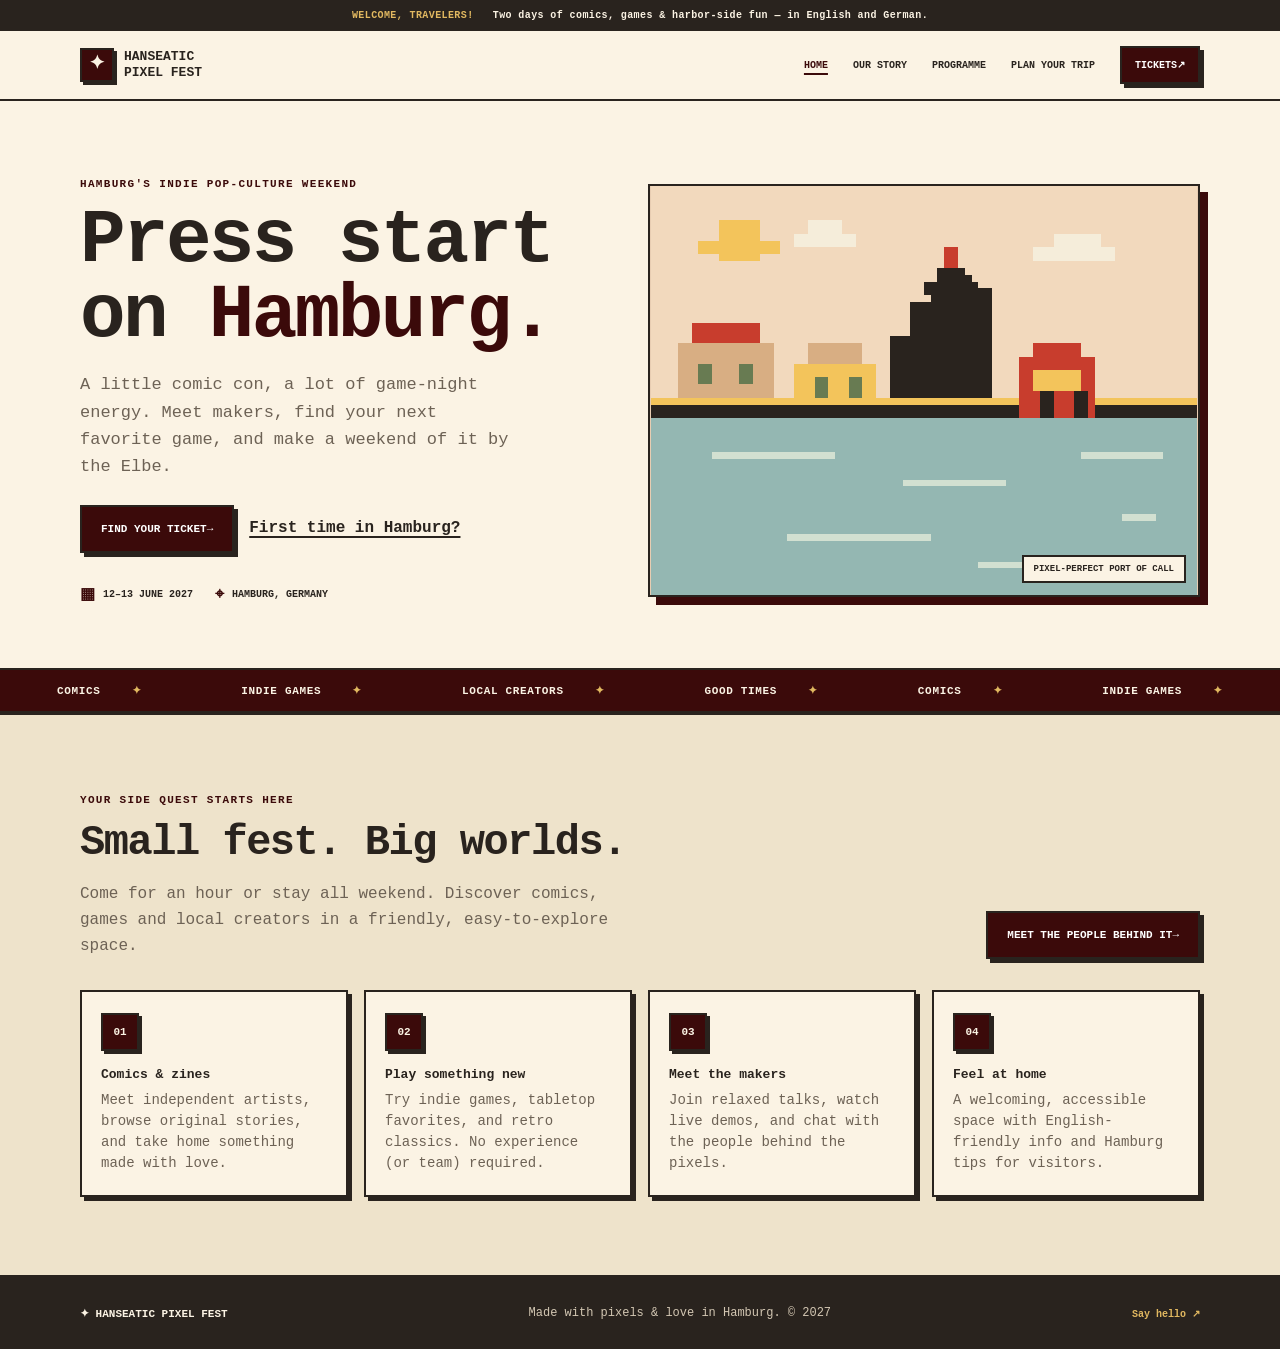
<file: index.html>
<!DOCTYPE html>
<html lang="en">
<head>
  <meta charset="UTF-8">
  <meta name="viewport" content="width=device-width, initial-scale=1">
  <meta name="theme-color" content="#f5edda">
  <meta name="description" content="Discover Hamburg's indie comics and games weekend: meet makers, play something new, and explore the city by the Elbe.">
  <title>Katsu Comic Con — Comics, Games &amp; Hamburg</title>
  <link rel="stylesheet" href="styles.css">
</head>
<body>
  <div class="top-note"><span>WELCOME, TRAVELERS!</span> &nbsp; Two days of comics, games &amp; harbor-side fun — in English and German.</div>
  <header>
    <nav class="nav wrap" aria-label="Main navigation">
      <a class="brand" href="index.html" aria-label="Hanseatic Pixel Fest home">
        <span class="brand-icon" aria-hidden="true">✦</span><span>HANSEATIC<br>PIXEL FEST</span>
      </a>
      <div class="nav-links">
        <a href="index.html" aria-current="page">Home</a>
        <a href="story.html">Our story</a>
        <a href="programme.html">Programme</a>
        <a href="visit.html">Plan your trip</a>
        <a class="button button-small" href="tickets.html">Tickets <span aria-hidden="true">↗</span></a>
      </div>
    </nav>
  </header>

  <main>
    <section class="hero" id="home">
      <div class="hero-grid wrap">
        <div class="hero-copy">
          <p class="eyebrow">Hamburg's indie pop-culture weekend</p>
          <h1>Press start<br>on <span>Hamburg.</span></h1>
          <p class="hero-lede">A little comic con, a lot of game-night energy. Meet makers, find your next favorite game, and make a weekend of it by the Elbe.</p>
          <div class="hero-actions">
            <a class="button" href="tickets.html">Find your ticket <span aria-hidden="true">→</span></a>
            <a class="text-link" href="visit.html">First time in Hamburg?</a>
          </div>
          <div class="event-meta" aria-label="Event dates and location">
            <span><b aria-hidden="true">▦</b> 12–13 June 2027</span>
            <span><b aria-hidden="true">⌖</b> Hamburg, Germany</span>
          </div>
        </div>
        <div class="art-frame" role="img" aria-label="Pixel-art Hamburg harbor scene with a red arcade machine and Elbphilharmonie">
          <svg viewBox="0 0 80 60" xmlns="http://www.w3.org/2000/svg" aria-hidden="true" shape-rendering="crispEdges">
            <rect width="80" height="34" fill="#f2d9bd"/>
            <rect y="34" width="80" height="26" fill="#94b7b2"/>
            <rect x="10" y="5" width="6" height="6" fill="#f3c45b"/>
            <rect x="7" y="8" width="12" height="2" fill="#f3c45b"/>
            <rect x="23" y="5" width="5" height="2" fill="#f5edda"/>
            <rect x="21" y="7" width="9" height="2" fill="#f5edda"/>
            <rect x="59" y="7" width="7" height="2" fill="#f5edda"/>
            <rect x="56" y="9" width="12" height="2" fill="#f5edda"/>
            <rect x="4" y="23" width="14" height="11" fill="#d8ae83"/>
            <rect x="6" y="20" width="10" height="3" fill="#c83d2d"/>
            <rect x="7" y="26" width="2" height="3" fill="#687b52"/>
            <rect x="13" y="26" width="2" height="3" fill="#687b52"/>
            <rect x="21" y="26" width="12" height="8" fill="#f3c45b"/>
            <rect x="23" y="23" width="8" height="3" fill="#d8ae83"/>
            <rect x="24" y="28" width="2" height="3" fill="#687b52"/>
            <rect x="29" y="28" width="2" height="3" fill="#687b52"/>
            <rect x="35" y="22" width="3" height="12" fill="#29231e"/>
            <rect x="38" y="19" width="3" height="15" fill="#29231e"/>
            <rect x="41" y="16" width="3" height="18" fill="#29231e"/>
            <rect x="44" y="13" width="3" height="21" fill="#29231e"/>
            <rect x="47" y="15" width="3" height="19" fill="#29231e"/>
            <rect x="38" y="17" width="12" height="2" fill="#29231e"/>
            <rect x="40" y="14" width="8" height="2" fill="#29231e"/>
            <rect x="42" y="12" width="4" height="2" fill="#29231e"/>
            <rect x="43" y="9" width="2" height="3" fill="#c83d2d"/>
            <rect y="32" width="80" height="2" fill="#29231e"/>
            <rect y="31" width="80" height="1" fill="#f3c45b"/>
            <rect x="54" y="25" width="11" height="9" fill="#c83d2d"/>
            <rect x="56" y="23" width="7" height="2" fill="#c83d2d"/>
            <rect x="56" y="27" width="7" height="3" fill="#f3c45b"/>
            <rect x="57" y="30" width="2" height="4" fill="#29231e"/>
            <rect x="62" y="30" width="2" height="4" fill="#29231e"/>
            <rect x="9" y="39" width="18" height="1" fill="#d2e0d1"/>
            <rect x="37" y="43" width="15" height="1" fill="#d2e0d1"/>
            <rect x="63" y="39" width="12" height="1" fill="#d2e0d1"/>
            <rect x="20" y="51" width="21" height="1" fill="#d2e0d1"/>
            <rect x="48" y="55" width="16" height="1" fill="#d2e0d1"/>
            <rect x="69" y="48" width="5" height="1" fill="#d2e0d1"/>
          </svg>
          <span class="art-caption">Pixel-perfect port of call</span>
        </div>
      </div>
    </section>

    <div class="ticker" aria-label="Comics, games, creators and good times">
      <div class="ticker-inner" aria-hidden="true"><span>Comics</span><span>Indie games</span><span>Local creators</span><span>Good times</span><span>Comics</span><span>Indie games</span></div>
    </div>

    <section class="experience">
      <div class="wrap">
        <div class="section-heading">
          <div>
            <p class="eyebrow">Your side quest starts here</p>
            <h2>Small fest. Big worlds.</h2>
            <p class="section-intro">Come for an hour or stay all weekend. Discover comics, games and local creators in a friendly, easy-to-explore space.</p>
          </div>
          <a class="button" href="story.html">Meet the people behind it <span aria-hidden="true">→</span></a>
        </div>
        <div class="feature-grid">
          <article class="feature-card"><span class="feature-icon" aria-hidden="true">01</span><h3>Comics &amp; zines</h3><p>Meet independent artists, browse original stories, and take home something made with love.</p></article>
          <article class="feature-card"><span class="feature-icon" aria-hidden="true">02</span><h3>Play something new</h3><p>Try indie games, tabletop favorites, and retro classics. No experience (or team) required.</p></article>
          <article class="feature-card"><span class="feature-icon" aria-hidden="true">03</span><h3>Meet the makers</h3><p>Join relaxed talks, watch live demos, and chat with the people behind the pixels.</p></article>
          <article class="feature-card"><span class="feature-icon" aria-hidden="true">04</span><h3>Feel at home</h3><p>A welcoming, accessible space with English-friendly info and Hamburg tips for visitors.</p></article>
        </div>
      </div>
    </section>
  </main>

  <footer>
    <div class="footer-inner wrap"><span class="footer-brand">✦ HANSEATIC PIXEL FEST</span><p>Made with pixels &amp; love in Hamburg. &copy; 2027</p><a href="mailto:hello@hanseaticpixelfest.example">Say hello ↗</a></div>
  </footer>
</body>
</html>
</file>
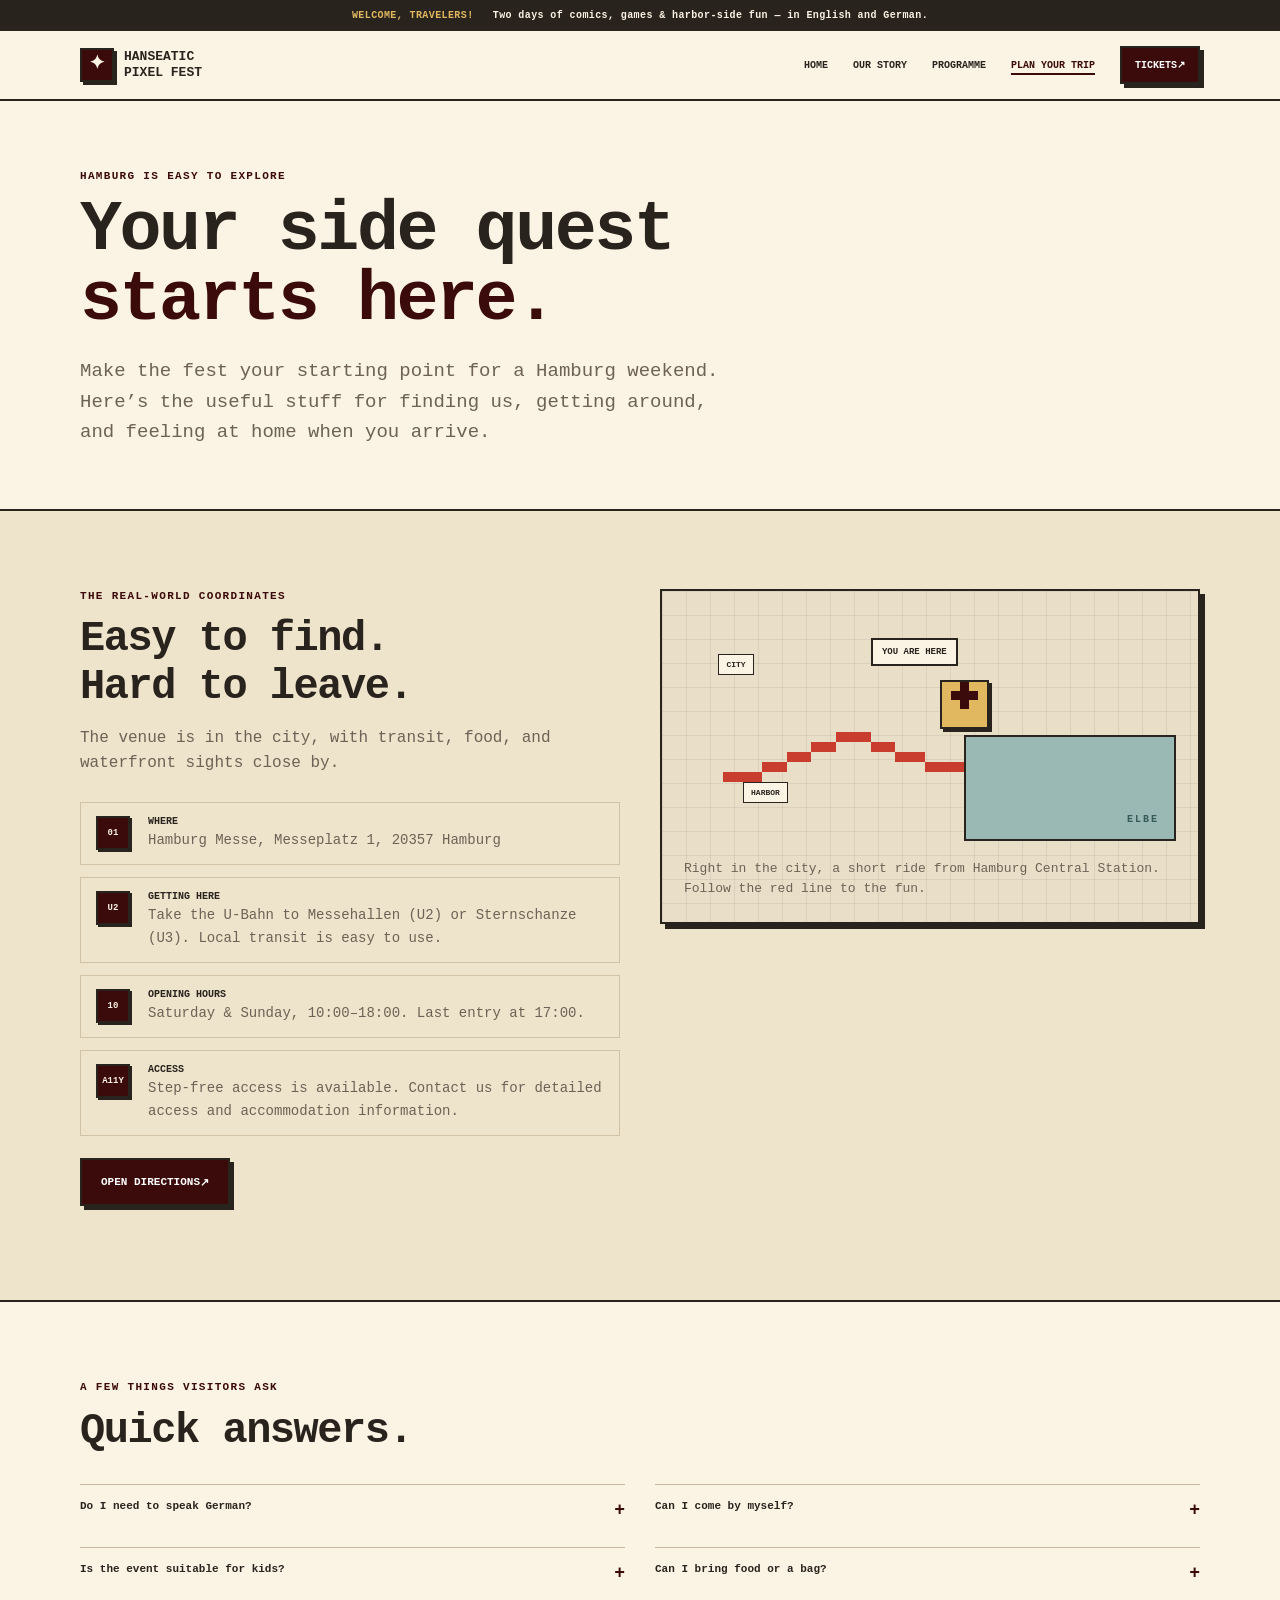
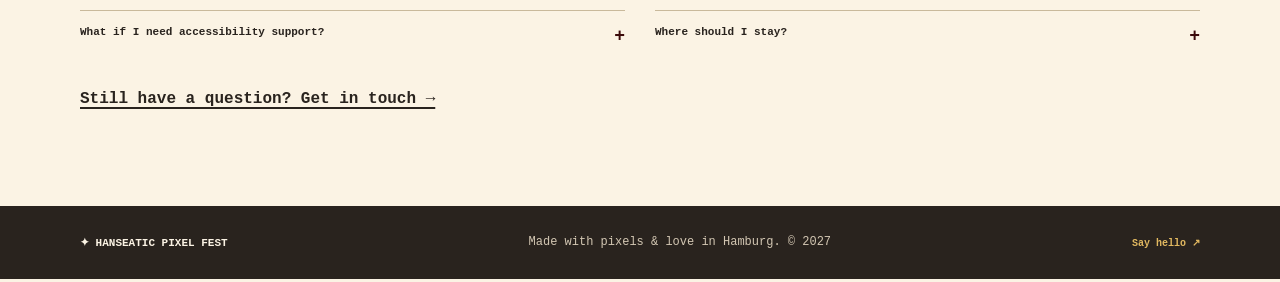
<file: info.html>
<!DOCTYPE html>
<html lang="en">
<head>
  <meta charset="UTF-8">
  <meta name="viewport" content="width=device-width, initial-scale=1">
  <meta name="theme-color" content="#f5edda">
  <meta name="description" content="Plan your visit to Hanseatic Pixel Fest in Hamburg: venue details, public transport, opening hours, accessibility and visitor FAQs.">
  <title>Plan Your Trip — Hanseatic Pixel Fest</title>
  <link rel="stylesheet" href="styles.css">
</head>
<body>
  <div class="top-note"><span>WELCOME, TRAVELERS!</span> &nbsp; Two days of comics, games &amp; harbor-side fun — in English and German.</div>
  <header>
    <nav class="nav wrap" aria-label="Main navigation">
      <a class="brand" href="index.html" aria-label="Hanseatic Pixel Fest home">
        <span class="brand-icon" aria-hidden="true">✦</span><span>HANSEATIC<br>PIXEL FEST</span>
      </a>
      <div class="nav-links">
        <a href="index.html">Home</a>
        <a href="story.html">Our story</a>
        <a href="programme.html">Programme</a>
        <a href="visit.html" aria-current="page">Plan your trip</a>
        <a class="button button-small" href="tickets.html">Tickets <span aria-hidden="true">↗</span></a>
      </div>
    </nav>
  </header>

  <main>
    <section class="story-hero wrap">
      <p class="eyebrow">Hamburg is easy to explore</p>
      <h1>Your side quest<br><span>starts here.</span></h1>
      <p class="story-lede">Make the fest your starting point for a Hamburg weekend. Here’s the useful stuff for finding us, getting around, and feeling at home when you arrive.</p>
    </section>

    <section class="experience">
      <div class="visit-grid wrap">
        <div>
          <p class="eyebrow">The real-world coordinates</p>
          <h2>Easy to find.<br>Hard to leave.</h2>
          <p class="section-intro">The venue is in the city, with transit, food, and waterfront sights close by.</p>
          <div class="visit-details">
            <div class="detail-row"><span class="detail-icon" aria-hidden="true">01</span><div><strong>Where</strong><p>Hamburg Messe, Messeplatz 1, 20357 Hamburg</p></div></div>
            <div class="detail-row"><span class="detail-icon" aria-hidden="true">U2</span><div><strong>Getting here</strong><p>Take the U-Bahn to Messehallen (U2) or Sternschanze (U3). Local transit is easy to use.</p></div></div>
            <div class="detail-row"><span class="detail-icon" aria-hidden="true">10</span><div><strong>Opening hours</strong><p>Saturday &amp; Sunday, 10:00–18:00. Last entry at 17:00.</p></div></div>
            <div class="detail-row"><span class="detail-icon" aria-hidden="true">A11Y</span><div><strong>Access</strong><p>Step-free access is available. Contact us for detailed access and accommodation information.</p></div></div>
          </div>
          <p class="top-gap"><a class="button" href="https://www.google.com/maps/search/?api=1&amp;query=Hamburg+Messe%2C+Messeplatz+1%2C+20357+Hamburg" target="_blank" rel="noopener noreferrer">Open directions <span aria-hidden="true">↗</span></a></p>
        </div>
        <div class="map-card pixel-border" role="img" aria-label="Illustrated map showing the festival near Hamburg's city center and the Elbe">
          <div class="map-art" aria-hidden="true">
            <span class="map-dot one">CITY</span><span class="map-dot two">HARBOR</span><span class="map-dot three">PARK</span>
            <div class="map-water"></div>
            <svg class="map-route" viewBox="0 0 80 24" xmlns="http://www.w3.org/2000/svg" aria-hidden="true" shape-rendering="crispEdges">
              <rect x="1" y="16" width="8" height="2" fill="#c83d2d"/>
              <rect x="9" y="14" width="5" height="2" fill="#c83d2d"/>
              <rect x="14" y="12" width="5" height="2" fill="#c83d2d"/>
              <rect x="19" y="10" width="5" height="2" fill="#c83d2d"/>
              <rect x="24" y="8" width="7" height="2" fill="#c83d2d"/>
              <rect x="31" y="10" width="5" height="2" fill="#c83d2d"/>
              <rect x="36" y="12" width="6" height="2" fill="#c83d2d"/>
              <rect x="42" y="14" width="8" height="2" fill="#c83d2d"/>
            </svg>
            <span class="map-pin">✦</span><span class="map-label">YOU ARE HERE</span>
          </div>
          <p class="map-caption">Right in the city, a short ride from Hamburg Central Station. Follow the red line to the fun.</p>
        </div>
      </div>
    </section>

    <section>
      <div class="wrap">
        <p class="eyebrow">A few things visitors ask</p>
        <h2>Quick answers.</h2>
        <div class="faq-grid">
          <details><summary>Do I need to speak German?</summary><p>Nope! You're welcome in any language. Visitor information and many sessions are available in English; the team is happy to help.</p></details>
          <details><summary>Can I come by myself?</summary><p>Absolutely. The fest is friendly for solo visitors, and the play areas are a great way to meet people.</p></details>
          <details><summary>Is the event suitable for kids?</summary><p>Yes. The festival is family-friendly, and children under 12 can enter free with a ticket-holding adult.</p></details>
          <details><summary>Can I bring food or a bag?</summary><p>Small personal bags are welcome. Food and drink options are available at the venue; please check venue guidance before your visit.</p></details>
          <details><summary>What if I need accessibility support?</summary><p>The venue has step-free access. For specific access needs or accommodations, please contact the organizers before the event.</p></details>
          <details><summary>Where should I stay?</summary><p>Look around St. Pauli, Sternschanze, or the city center for convenient transit and plenty to explore after the fest.</p></details>
        </div>
        <p class="contact-gap"><a class="text-link" href="mailto:hello@hanseaticpixelfest.example">Still have a question? Get in touch →</a></p>
      </div>
    </section>
  </main>

  <footer>
    <div class="footer-inner wrap"><span class="footer-brand">✦ HANSEATIC PIXEL FEST</span><p>Made with pixels &amp; love in Hamburg. &copy; 2027</p><a href="mailto:hello@hanseaticpixelfest.example">Say hello ↗</a></div>
  </footer>
</body>
</html>
</file>
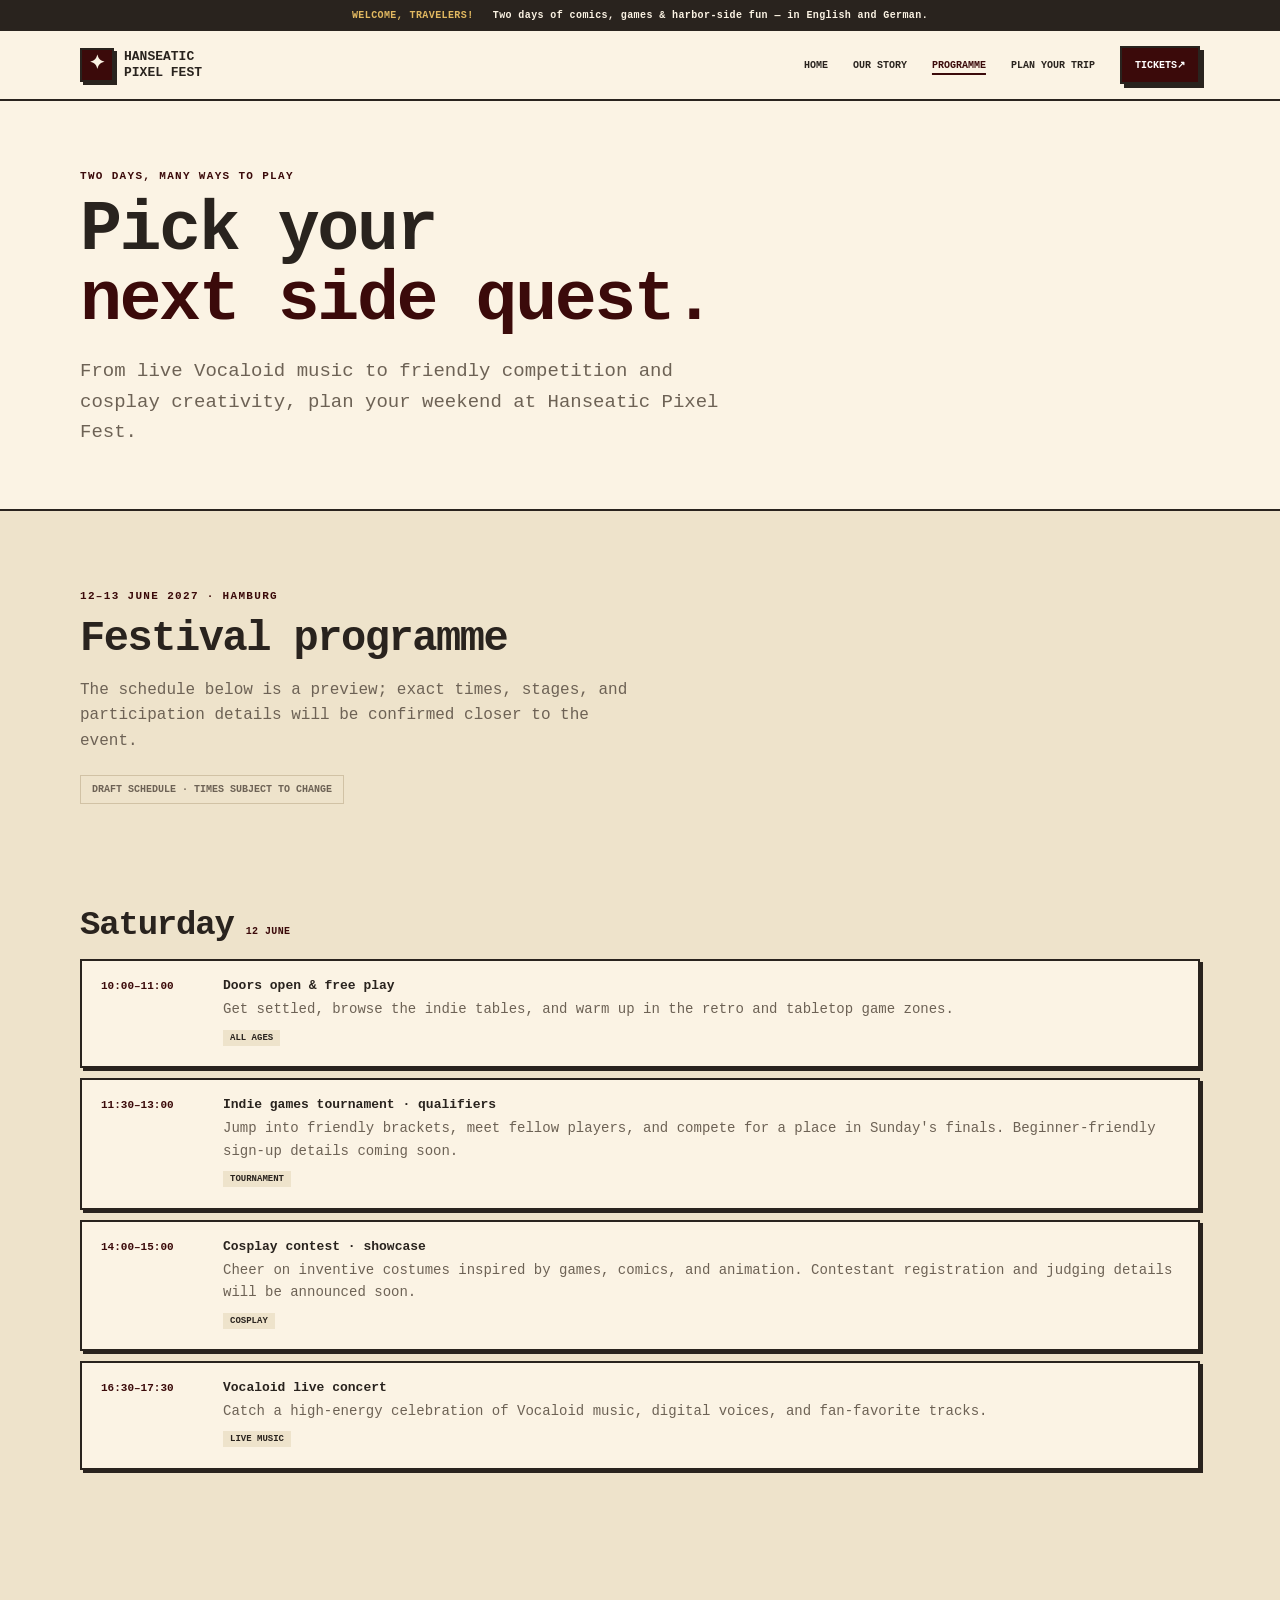
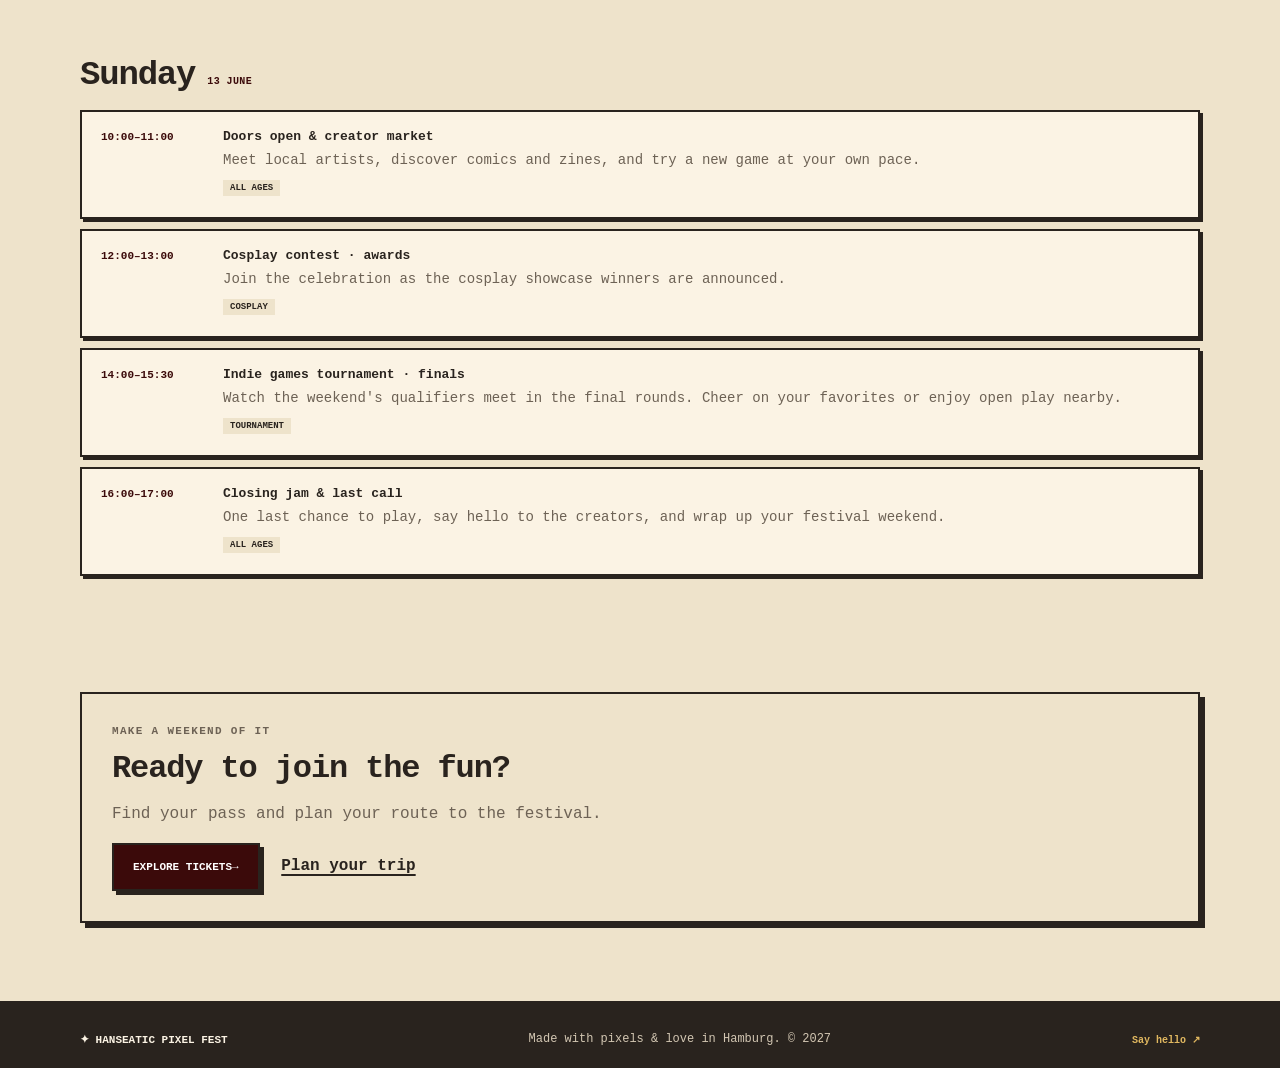
<file: programme.html>
<!DOCTYPE html>
<html lang="en">
<head>
  <meta charset="UTF-8">
  <meta name="viewport" content="width=device-width, initial-scale=1">
  <meta name="theme-color" content="#f5edda">
  <meta name="description" content="Explore the Hanseatic Pixel Fest programme in Hamburg, including a Vocaloid concert, gaming tournament, cosplay contest, and more.">
  <title>Programme — Hanseatic Pixel Fest</title>
  <link rel="stylesheet" href="styles.css">
</head>
<body>
  <div class="top-note"><span>WELCOME, TRAVELERS!</span> &nbsp; Two days of comics, games &amp; harbor-side fun — in English and German.</div>
  <header>
    <nav class="nav wrap" aria-label="Main navigation">
      <a class="brand" href="index.html" aria-label="Hanseatic Pixel Fest home">
        <span class="brand-icon" aria-hidden="true">✦</span><span>HANSEATIC<br>PIXEL FEST</span>
      </a>
      <div class="nav-links">
        <a href="index.html">Home</a>
        <a href="story.html">Our story</a>
        <a href="programme.html" aria-current="page">Programme</a>
        <a href="visit.html">Plan your trip</a>
        <a class="button button-small" href="tickets.html">Tickets <span aria-hidden="true">↗</span></a>
      </div>
    </nav>
  </header>

  <main>
    <section class="story-hero wrap">
      <p class="eyebrow">Two days, many ways to play</p>
      <h1>Pick your<br><span>next side quest.</span></h1>
      <p class="story-lede">From live Vocaloid music to friendly competition and cosplay creativity, plan your weekend at Hanseatic Pixel Fest.</p>
    </section>

    <section class="experience">
      <div class="wrap">
        <p class="eyebrow">12–13 June 2027 · Hamburg</p>
        <h2>Festival programme</h2>
        <p class="section-intro">The schedule below is a preview; exact times, stages, and participation details will be confirmed closer to the event.</p>
        <p class="programme-note">DRAFT SCHEDULE · TIMES SUBJECT TO CHANGE</p>

        <div class="programme-days">
          <section class="programme-day" aria-labelledby="saturday-heading">
            <h2 id="saturday-heading">Saturday <span>12 JUNE</span></h2>
            <div class="schedule">
              <article class="schedule-item">
                <time class="schedule-time" datetime="2027-06-12T10:00">10:00–11:00</time>
                <div><h3>Doors open &amp; free play</h3><p>Get settled, browse the indie tables, and warm up in the retro and tabletop game zones.</p><span class="schedule-tag">All ages</span></div>
              </article>
              <article class="schedule-item">
                <time class="schedule-time" datetime="2027-06-12T11:30">11:30–13:00</time>
                <div><h3>Indie games tournament · qualifiers</h3><p>Jump into friendly brackets, meet fellow players, and compete for a place in Sunday's finals. Beginner-friendly sign-up details coming soon.</p><span class="schedule-tag">Tournament</span></div>
              </article>
              <article class="schedule-item">
                <time class="schedule-time" datetime="2027-06-12T14:00">14:00–15:00</time>
                <div><h3>Cosplay contest · showcase</h3><p>Cheer on inventive costumes inspired by games, comics, and animation. Contestant registration and judging details will be announced soon.</p><span class="schedule-tag">Cosplay</span></div>
              </article>
              <article class="schedule-item">
                <time class="schedule-time" datetime="2027-06-12T16:30">16:30–17:30</time>
                <div><h3>Vocaloid live concert</h3><p>Catch a high-energy celebration of Vocaloid music, digital voices, and fan-favorite tracks.</p><span class="schedule-tag">Live music</span></div>
              </article>
            </div>
          </section>

          <section class="programme-day" aria-labelledby="sunday-heading">
            <h2 id="sunday-heading">Sunday <span>13 JUNE</span></h2>
            <div class="schedule">
              <article class="schedule-item">
                <time class="schedule-time" datetime="2027-06-13T10:00">10:00–11:00</time>
                <div><h3>Doors open &amp; creator market</h3><p>Meet local artists, discover comics and zines, and try a new game at your own pace.</p><span class="schedule-tag">All ages</span></div>
              </article>
              <article class="schedule-item">
                <time class="schedule-time" datetime="2027-06-13T12:00">12:00–13:00</time>
                <div><h3>Cosplay contest · awards</h3><p>Join the celebration as the cosplay showcase winners are announced.</p><span class="schedule-tag">Cosplay</span></div>
              </article>
              <article class="schedule-item">
                <time class="schedule-time" datetime="2027-06-13T14:00">14:00–15:30</time>
                <div><h3>Indie games tournament · finals</h3><p>Watch the weekend's qualifiers meet in the final rounds. Cheer on your favorites or enjoy open play nearby.</p><span class="schedule-tag">Tournament</span></div>
              </article>
              <article class="schedule-item">
                <time class="schedule-time" datetime="2027-06-13T16:00">16:00–17:00</time>
                <div><h3>Closing jam &amp; last call</h3><p>One last chance to play, say hello to the creators, and wrap up your festival weekend.</p><span class="schedule-tag">All ages</span></div>
              </article>
            </div>
          </section>
        </div>

        <div class="story-cta">
          <p class="eyebrow">Make a weekend of it</p>
          <h2>Ready to join the fun?</h2>
          <p>Find your pass and plan your route to the festival.</p>
          <a class="button" href="tickets.html">Explore tickets <span aria-hidden="true">→</span></a>
          <a class="text-link" href="visit.html">Plan your trip</a>
        </div>
      </div>
    </section>
  </main>

  <footer>
    <div class="footer-inner wrap"><span class="footer-brand">✦ HANSEATIC PIXEL FEST</span><p>Made with pixels &amp; love in Hamburg. &copy; 2027</p><a href="mailto:hello@hanseaticpixelfest.example">Say hello ↗</a></div>
  </footer>
</body>
</html>
</file>
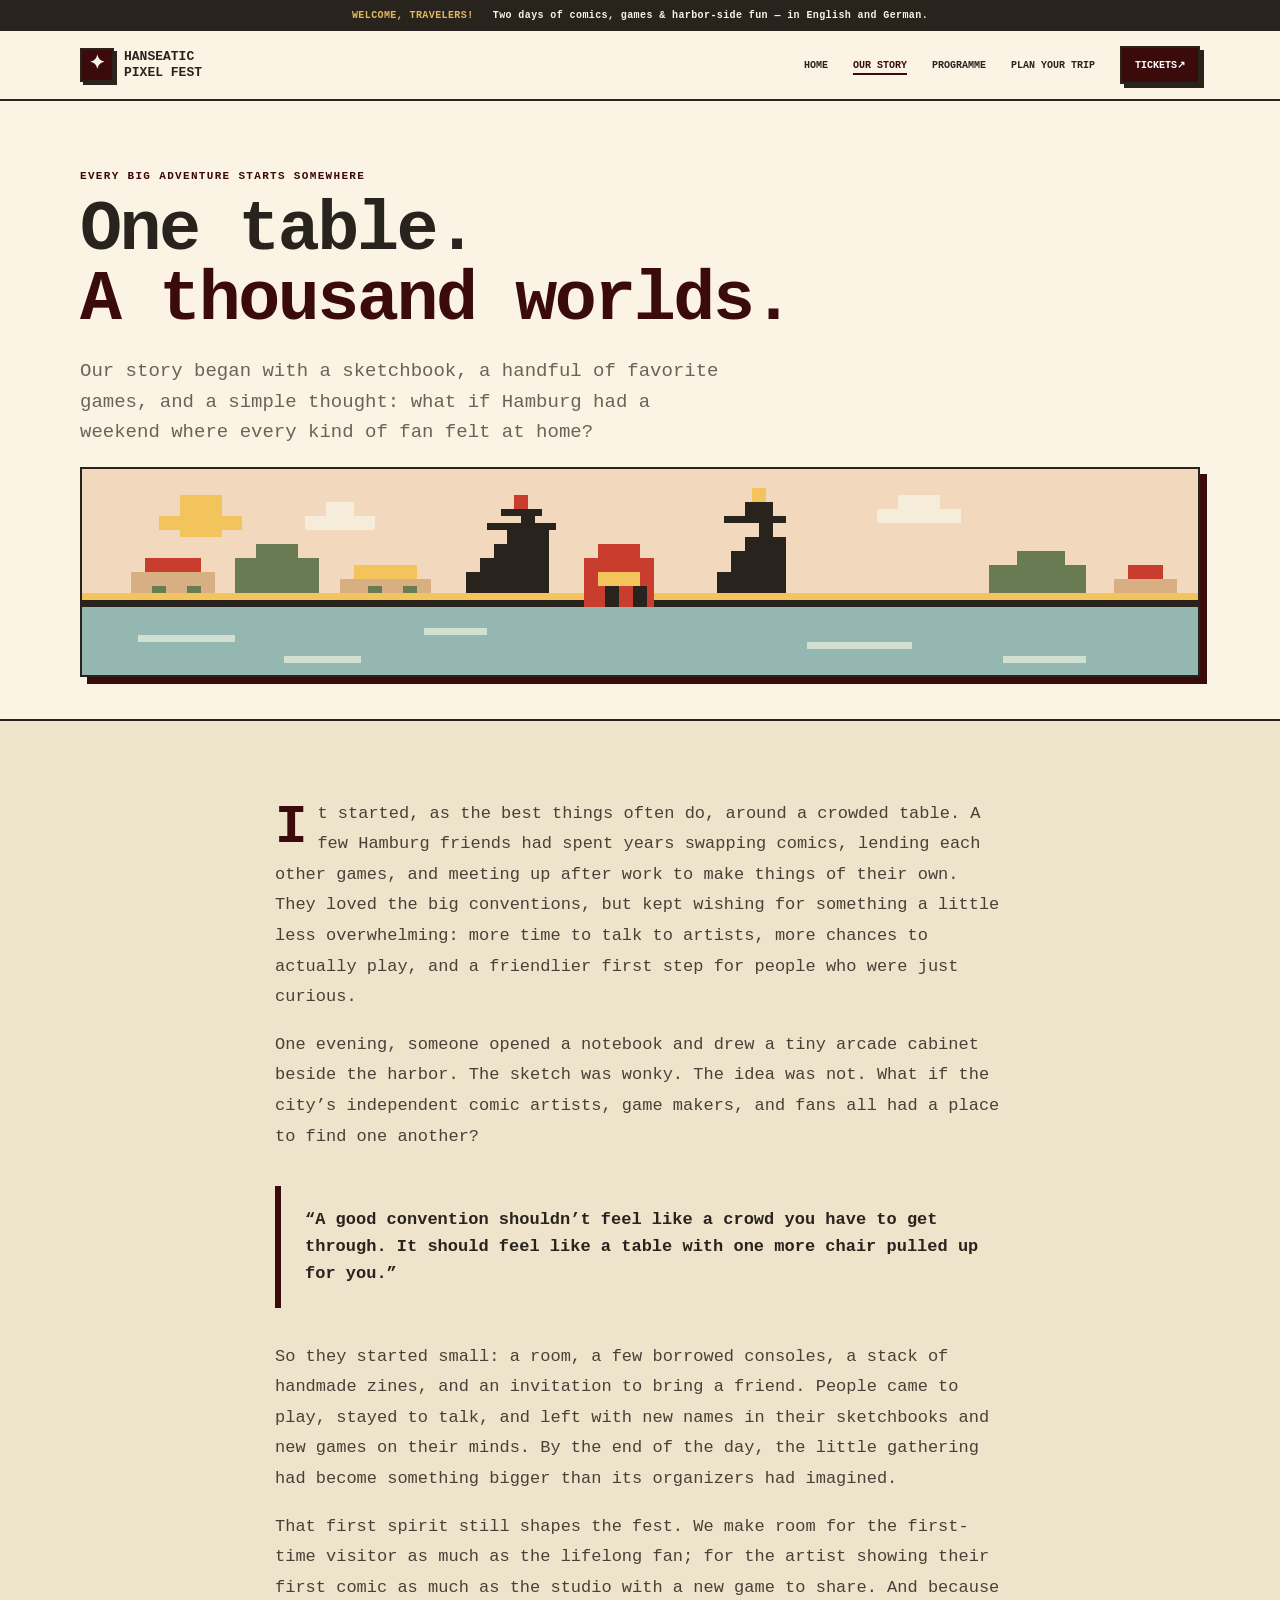
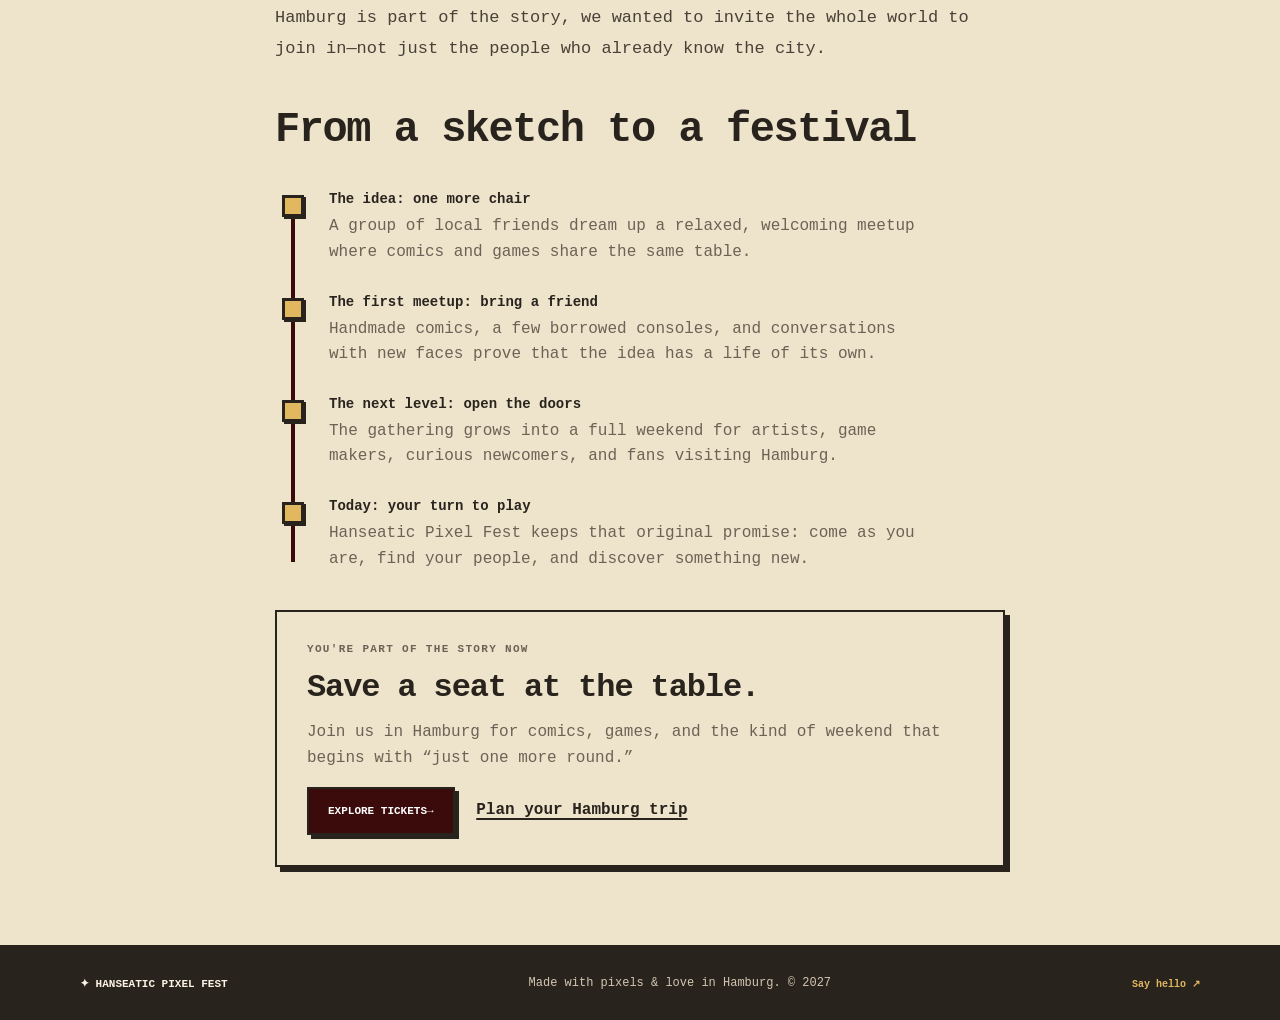
<file: story.html>
<!DOCTYPE html>
<html lang="en">
<head>
  <meta charset="UTF-8">
  <meta name="viewport" content="width=device-width, initial-scale=1">
  <meta name="theme-color" content="#f5edda">
  <meta name="description" content="The story behind Hanseatic Pixel Fest: a little sketchbook idea that grew into Hamburg's friendliest comics and games weekend.">
  <title>Our Story — Hanseatic Pixel Fest</title>
  <link rel="stylesheet" href="styles.css">
</head>
<body>
  <div class="top-note"><span>WELCOME, TRAVELERS!</span> &nbsp; Two days of comics, games &amp; harbor-side fun — in English and German.</div>
  <header>
    <nav class="nav wrap" aria-label="Main navigation">
      <a class="brand" href="index.html" aria-label="Hanseatic Pixel Fest home">
        <span class="brand-icon" aria-hidden="true">✦</span><span>HANSEATIC<br>PIXEL FEST</span>
      </a>
      <div class="nav-links">
        <a href="index.html">Home</a>
        <a href="story.html" aria-current="page">Our story</a>
        <a href="programme.html">Programme</a>
        <a href="visit.html">Plan your trip</a>
        <a class="button button-small" href="tickets.html">Tickets <span aria-hidden="true">↗</span></a>
      </div>
    </nav>
  </header>

  <main>
    <section class="story-hero wrap">
      <p class="eyebrow">Every big adventure starts somewhere</p>
      <h1>One table.<br><span>A thousand worlds.</span></h1>
      <p class="story-lede">Our story began with a sketchbook, a handful of favorite games, and a simple thought: what if Hamburg had a weekend where every kind of fan felt at home?</p>
      <div class="story-banner" role="img" aria-label="Pixel-art Hamburg skyline with the harbor and a red arcade cabinet">
        <svg viewBox="0 0 160 30" xmlns="http://www.w3.org/2000/svg" aria-hidden="true" shape-rendering="crispEdges" preserveAspectRatio="xMidYMid slice">
          <rect width="160" height="30" fill="#f2d9bd"/>
          <rect y="20" width="160" height="10" fill="#94b7b2"/>
          <rect x="14" y="4" width="6" height="6" fill="#f3c45b"/>
          <rect x="11" y="7" width="12" height="2" fill="#f3c45b"/>
          <rect x="35" y="5" width="4" height="2" fill="#f5edda"/>
          <rect x="32" y="7" width="10" height="2" fill="#f5edda"/>
          <rect x="117" y="4" width="6" height="2" fill="#f5edda"/>
          <rect x="114" y="6" width="12" height="2" fill="#f5edda"/>
          <rect x="7" y="15" width="12" height="5" fill="#d8ae83"/>
          <rect x="9" y="13" width="8" height="2" fill="#c83d2d"/>
          <rect x="10" y="17" width="2" height="2" fill="#687b52"/>
          <rect x="15" y="17" width="2" height="2" fill="#687b52"/>
          <rect x="22" y="13" width="12" height="7" fill="#687b52"/>
          <rect x="25" y="11" width="6" height="2" fill="#687b52"/>
          <rect x="37" y="16" width="13" height="4" fill="#d8ae83"/>
          <rect x="39" y="14" width="9" height="2" fill="#f3c45b"/>
          <rect x="41" y="17" width="2" height="2" fill="#687b52"/>
          <rect x="46" y="17" width="2" height="2" fill="#687b52"/>
          <rect x="130" y="14" width="14" height="6" fill="#687b52"/>
          <rect x="134" y="12" width="7" height="2" fill="#687b52"/>
          <rect x="148" y="16" width="9" height="4" fill="#d8ae83"/>
          <rect x="150" y="14" width="5" height="2" fill="#c83d2d"/>
          <rect x="55" y="15" width="2" height="5" fill="#29231e"/>
          <rect x="57" y="13" width="2" height="7" fill="#29231e"/>
          <rect x="59" y="11" width="2" height="9" fill="#29231e"/>
          <rect x="61" y="9" width="2" height="11" fill="#29231e"/>
          <rect x="63" y="7" width="2" height="13" fill="#29231e"/>
          <rect x="65" y="9" width="2" height="11" fill="#29231e"/>
          <rect x="58" y="8" width="10" height="1" fill="#29231e"/>
          <rect x="60" y="6" width="6" height="1" fill="#29231e"/>
          <rect x="62" y="4" width="2" height="2" fill="#c83d2d"/>
          <rect x="91" y="15" width="2" height="5" fill="#29231e"/>
          <rect x="93" y="12" width="2" height="8" fill="#29231e"/>
          <rect x="95" y="10" width="2" height="10" fill="#29231e"/>
          <rect x="97" y="8" width="2" height="12" fill="#29231e"/>
          <rect x="99" y="10" width="2" height="10" fill="#29231e"/>
          <rect x="92" y="7" width="9" height="1" fill="#29231e"/>
          <rect x="95" y="5" width="4" height="2" fill="#29231e"/>
          <rect x="96" y="3" width="2" height="2" fill="#f3c45b"/>
          <rect y="19" width="160" height="1" fill="#29231e"/>
          <rect y="18" width="160" height="1" fill="#f3c45b"/>
          <rect x="72" y="13" width="10" height="7" fill="#c83d2d"/>
          <rect x="74" y="11" width="6" height="2" fill="#c83d2d"/>
          <rect x="74" y="15" width="6" height="2" fill="#f3c45b"/>
          <rect x="75" y="17" width="2" height="3" fill="#29231e"/>
          <rect x="79" y="17" width="2" height="3" fill="#29231e"/>
          <rect x="8" y="24" width="14" height="1" fill="#d2e0d1"/>
          <rect x="29" y="27" width="11" height="1" fill="#d2e0d1"/>
          <rect x="49" y="23" width="9" height="1" fill="#d2e0d1"/>
          <rect x="104" y="25" width="15" height="1" fill="#d2e0d1"/>
          <rect x="132" y="27" width="12" height="1" fill="#d2e0d1"/>
        </svg>
      </div>
    </section>

    <section class="experience">
      <div class="wrap story-body">
        <p>It started, as the best things often do, around a crowded table. A few Hamburg friends had spent years swapping comics, lending each other games, and meeting up after work to make things of their own. They loved the big conventions, but kept wishing for something a little less overwhelming: more time to talk to artists, more chances to actually play, and a friendlier first step for people who were just curious.</p>
        <p>One evening, someone opened a notebook and drew a tiny arcade cabinet beside the harbor. The sketch was wonky. The idea was not. What if the city’s independent comic artists, game makers, and fans all had a place to find one another?</p>
        <blockquote class="story-quote">“A good convention shouldn’t feel like a crowd you have to get through. It should feel like a table with one more chair pulled up for you.”</blockquote>
        <p>So they started small: a room, a few borrowed consoles, a stack of handmade zines, and an invitation to bring a friend. People came to play, stayed to talk, and left with new names in their sketchbooks and new games on their minds. By the end of the day, the little gathering had become something bigger than its organizers had imagined.</p>
        <p>That first spirit still shapes the fest. We make room for the first-time visitor as much as the lifelong fan; for the artist showing their first comic as much as the studio with a new game to share. And because Hamburg is part of the story, we wanted to invite the whole world to join in—not just the people who already know the city.</p>

        <h2 class="timeline-heading">From a sketch to a festival</h2>
        <div class="timeline">
          <article class="timeline-item"><h3>The idea: one more chair</h3><p>A group of local friends dream up a relaxed, welcoming meetup where comics and games share the same table.</p></article>
          <article class="timeline-item"><h3>The first meetup: bring a friend</h3><p>Handmade comics, a few borrowed consoles, and conversations with new faces prove that the idea has a life of its own.</p></article>
          <article class="timeline-item"><h3>The next level: open the doors</h3><p>The gathering grows into a full weekend for artists, game makers, curious newcomers, and fans visiting Hamburg.</p></article>
          <article class="timeline-item"><h3>Today: your turn to play</h3><p>Hanseatic Pixel Fest keeps that original promise: come as you are, find your people, and discover something new.</p></article>
        </div>

        <div class="story-cta">
          <p class="eyebrow">You're part of the story now</p>
          <h2>Save a seat at the table.</h2>
          <p>Join us in Hamburg for comics, games, and the kind of weekend that begins with “just one more round.”</p>
          <a class="button" href="tickets.html">Explore tickets <span aria-hidden="true">→</span></a>
          <a class="text-link" href="visit.html">Plan your Hamburg trip</a>
        </div>
      </div>
    </section>
  </main>

  <footer>
    <div class="footer-inner wrap"><span class="footer-brand">✦ HANSEATIC PIXEL FEST</span><p>Made with pixels &amp; love in Hamburg. &copy; 2027</p><a href="mailto:hello@hanseaticpixelfest.example">Say hello ↗</a></div>
  </footer>
</body>
</html>
</file>
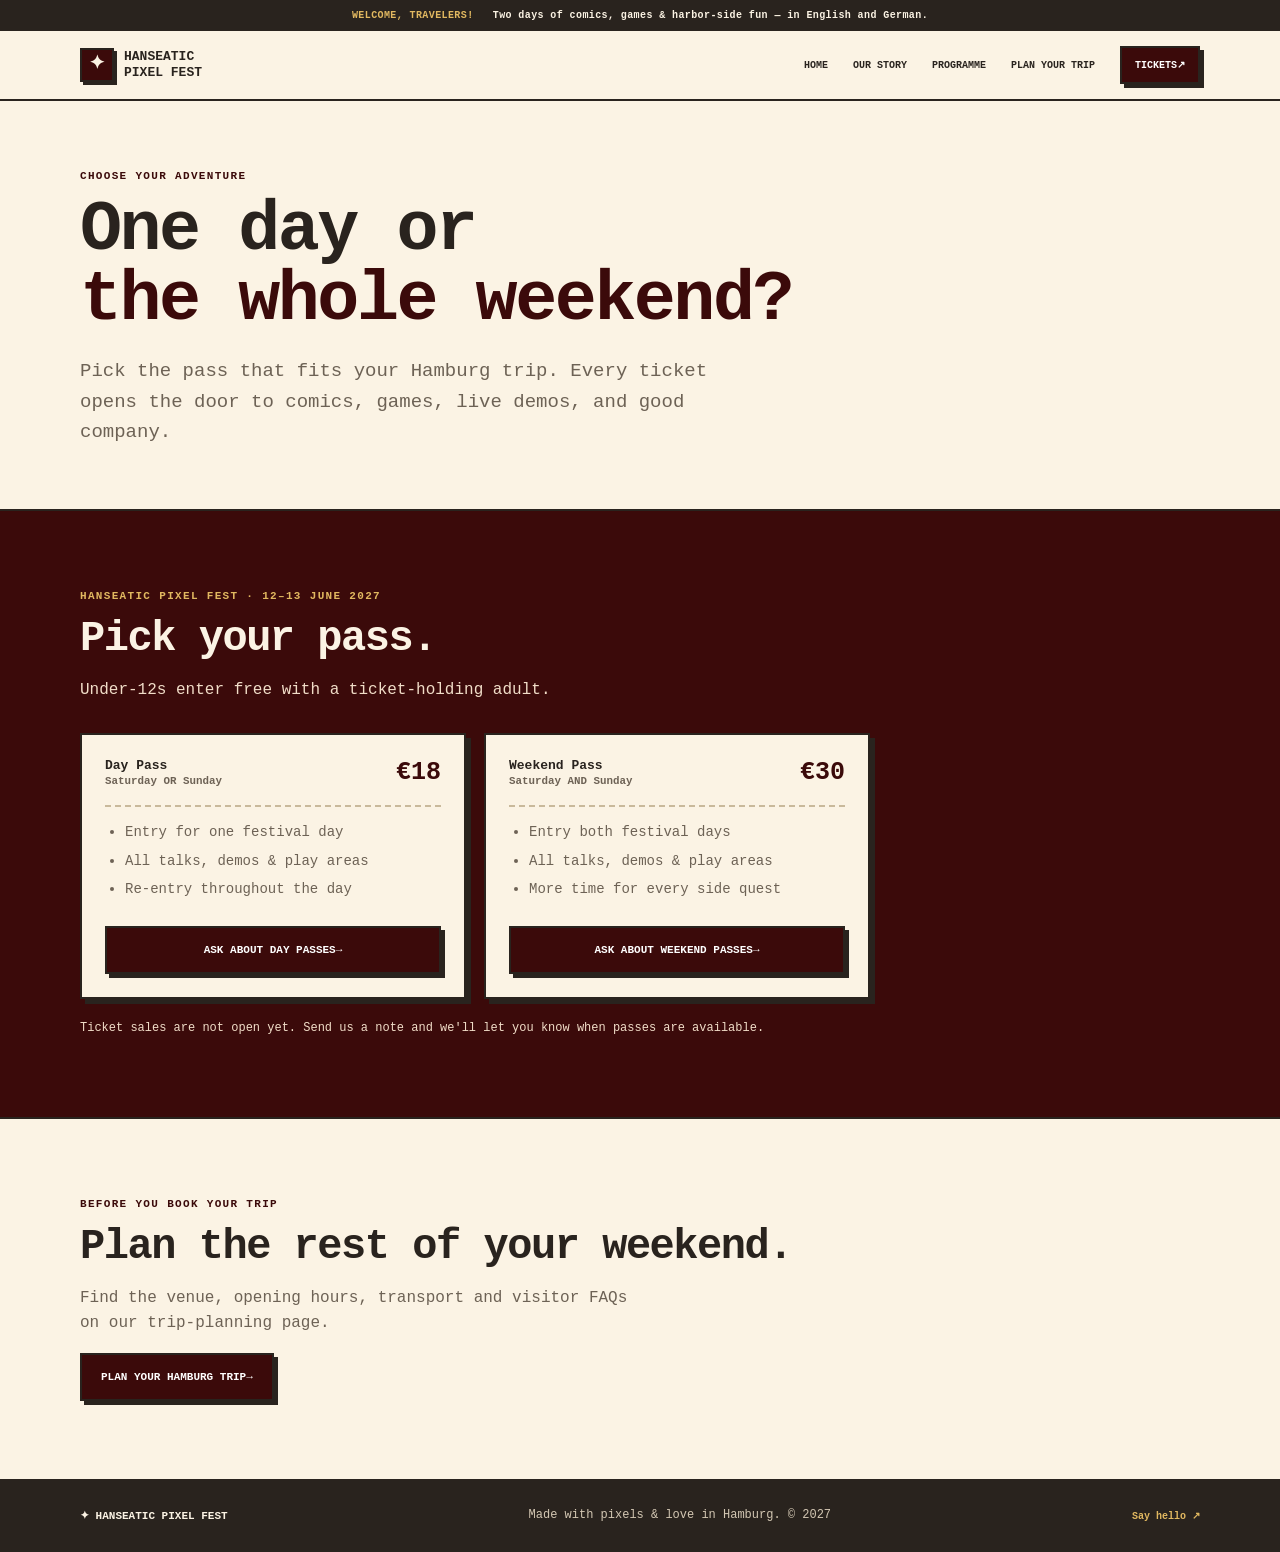
<file: tickets.html>
<!DOCTYPE html>
<html lang="en">
<head>
  <meta charset="UTF-8">
  <meta name="viewport" content="width=device-width, initial-scale=1">
  <meta name="theme-color" content="#f5edda">
  <meta name="description" content="Compare day and weekend passes for Hanseatic Pixel Fest, Hamburg's comics and games weekend.">
  <title>Tickets — Hanseatic Pixel Fest</title>
  <link rel="stylesheet" href="styles.css">
</head>
<body>
  <div class="top-note"><span>WELCOME, TRAVELERS!</span> &nbsp; Two days of comics, games &amp; harbor-side fun — in English and German.</div>
  <header>
    <nav class="nav wrap" aria-label="Main navigation">
      <a class="brand" href="index.html" aria-label="Hanseatic Pixel Fest home">
        <span class="brand-icon" aria-hidden="true">✦</span><span>HANSEATIC<br>PIXEL FEST</span>
      </a>
      <div class="nav-links">
        <a href="index.html">Home</a>
        <a href="story.html">Our story</a>
        <a href="programme.html">Programme</a>
        <a href="visit.html">Plan your trip</a>
        <a class="button button-small" href="tickets.html" aria-current="page">Tickets <span aria-hidden="true">↗</span></a>
      </div>
    </nav>
  </header>

  <main>
    <section class="story-hero wrap">
      <p class="eyebrow">Choose your adventure</p>
      <h1>One day or<br><span>the whole weekend?</span></h1>
      <p class="story-lede">Pick the pass that fits your Hamburg trip. Every ticket opens the door to comics, games, live demos, and good company.</p>
    </section>

    <section class="tickets">
      <div class="wrap">
        <p class="eyebrow">Hanseatic Pixel Fest · 12–13 June 2027</p>
        <h2>Pick your pass.</h2>
        <p class="section-intro">Under-12s enter free with a ticket-holding adult.</p>
        <div class="ticket-grid">
          <article class="ticket-card">
            <div class="ticket-top"><h3>Day Pass<br><small>Saturday OR Sunday</small></h3><span class="ticket-price">€18</span></div>
            <ul><li>Entry for one festival day</li><li>All talks, demos &amp; play areas</li><li>Re-entry throughout the day</li></ul>
            <a class="button" href="mailto:hello@hanseaticpixelfest.example?subject=Day%20Pass%20enquiry">Ask about day passes <span aria-hidden="true">→</span></a>
          </article>
          <article class="ticket-card">
            <div class="ticket-top"><h3>Weekend Pass<br><small>Saturday AND Sunday</small></h3><span class="ticket-price">€30</span></div>
            <ul><li>Entry both festival days</li><li>All talks, demos &amp; play areas</li><li>More time for every side quest</li></ul>
            <a class="button" href="mailto:hello@hanseaticpixelfest.example?subject=Weekend%20Pass%20enquiry">Ask about weekend passes <span aria-hidden="true">→</span></a>
          </article>
        </div>
        <p class="ticket-foot">Ticket sales are not open yet. Send us a note and we'll let you know when passes are available.</p>
      </div>
    </section>

    <section>
      <div class="wrap">
        <p class="eyebrow">Before you book your trip</p>
        <h2>Plan the rest of your weekend.</h2>
        <p class="section-intro">Find the venue, opening hours, transport and visitor FAQs on our trip-planning page.</p>
        <a class="button" href="visit.html">Plan your Hamburg trip <span aria-hidden="true">→</span></a>
      </div>
    </section>
  </main>

  <footer>
    <div class="footer-inner wrap"><span class="footer-brand">✦ HANSEATIC PIXEL FEST</span><p>Made with pixels &amp; love in Hamburg. &copy; 2027</p><a href="mailto:hello@hanseaticpixelfest.example">Say hello ↗</a></div>
  </footer>
</body>
</html>
</file>
<file: styles.css>
:root {
  color-scheme: light;
  --paper: #FBF3E4;
  --paper-deep: #d9cfb6;
  --red: #3B0A0A;
  --red-dark: #3B0A0A;
  --ink: #29231e;
  --muted: #6d6255;
  --yellow: #e1b860;
  --green: #6c864e;
  --shadow: 5px 5px 0 var(--ink);
  --font-pixel: "Monaco", "Lucida Console", "Menlo", "Consolas", monospace;
  --font-body: "Monaco", "Lucida Console", "Menlo", "Consolas", monospace;
}

*, *::before, *::after { box-sizing: border-box; }
html { scroll-behavior: smooth; scroll-padding-top: 6rem; }
body {
  margin: 0;
  background: var(--paper);
  color: var(--ink);
  font-family: var(--font-body);
  line-height: 1.6;
  -webkit-font-smoothing: none;
}
a { color: inherit; }
a:focus-visible, summary:focus-visible { outline: 3px dashed var(--red); outline-offset: 5px; }
h1, h2, h3, p { margin-top: 0; }
h1, h2 { font-family: var(--font-pixel); letter-spacing: -.035em; }
h2 { margin-bottom: 14px; font-size: clamp(27px, 4vw, 42px); line-height: 1.14; }
.wrap { width: min(1120px, calc(100% - 48px)); margin-inline: auto; }
.eyebrow {
  margin: 0 0 12px;
  color: var(--red-dark);
  font: 700 11px/1.4 var(--font-pixel);
  letter-spacing: .12em;
  text-transform: uppercase;
}
.section-intro { max-width: 570px; color: var(--muted); font-size: 16px; }
.top-gap { margin-top: 22px; }
.contact-gap { margin-top: 26px; }
.pixel-border { border: 2px solid var(--ink); box-shadow: var(--shadow); }

.top-note {
  padding: 8px 16px;
  background: var(--ink);
  color: var(--paper);
  text-align: center;
  font: 700 10px/1.5 var(--font-pixel);
  letter-spacing: .04em;
}
.top-note span { color: var(--yellow); }
header { position: sticky; z-index: 10; top: 0; background: var(--paper); border-bottom: 2px solid var(--ink); }
.nav { min-height: 68px; display: flex; align-items: center; justify-content: space-between; gap: 24px; }
.brand {
  display: inline-flex;
  align-items: center;
  gap: 10px;
  color: var(--ink);
  text-decoration: none;
  font: 700 13px/1.25 var(--font-pixel);
}
.brand-icon {
  display: grid;
  width: 34px;
  height: 34px;
  place-items: center;
  background: var(--red);
  color: var(--paper);
  border: 2px solid var(--ink);
  box-shadow: 3px 3px 0 var(--ink);
  font-size: 19px;
}
.nav-links { display: flex; align-items: center; gap: clamp(13px, 2.2vw, 25px); }
.nav-links a { text-decoration: none; font: 700 10px var(--font-pixel); text-transform: uppercase; }
.nav-links a:hover { color: var(--red); }
.nav-links a[aria-current="page"]:not(.button) { color: var(--red-dark); text-decoration: underline; text-decoration-thickness: 2px; text-underline-offset: 5px; }
.button {
  display: inline-flex;
  align-items: center;
  justify-content: center;
  min-height: 48px;
  padding: 0 19px;
  background: var(--red);
  color: white;
  border: 2px solid var(--ink);
  box-shadow: 4px 4px 0 var(--ink);
  text-decoration: none;
  font: 700 11px var(--font-pixel);
  text-transform: uppercase;
  transition: transform .15s, box-shadow .15s, background .15s;
}
.button:hover { background: var(--red-dark); transform: translate(2px, 2px); box-shadow: 2px 2px 0 var(--ink); }
.button-small { min-height: 38px; padding-inline: 13px; font-size: 10px; }

.hero { overflow: hidden; padding: 76px 0 64px; }
.hero-grid { display: grid; grid-template-columns: 1fr 1.04fr; align-items: center; gap: 38px; }
.hero-copy { position: relative; z-index: 1; }
.hero h1 { max-width: 570px; margin: 0 0 18px; font-size: clamp(42px, 7vw, 76px); line-height: .98; }
.hero h1 span { color: var(--red); }
.hero-lede { max-width: 435px; margin-bottom: 25px; color: var(--muted); font-size: 17px; }
.hero-actions { display: flex; flex-wrap: wrap; align-items: center; gap: 15px; }
.text-link { font-weight: 700; text-decoration-thickness: 2px; text-underline-offset: 4px; }
.event-meta { display: flex; flex-wrap: wrap; gap: 9px 22px; margin-top: 31px; font: 700 10px var(--font-pixel); text-transform: uppercase; }
.event-meta span { display: inline-flex; align-items: center; gap: 8px; }
.event-meta b { color: var(--red); font-size: 16px; }
.art-frame {
  position: relative;
  aspect-ratio: 4 / 3;
  overflow: hidden;
  background: #e8cdb2;
  border: 2px solid var(--ink);
  box-shadow: 8px 8px 0 var(--red);
  image-rendering: pixelated;
}
.art-frame svg { position: absolute; inset: 0; display: block; width: 100%; height: 100%; }
.art-caption {
  position: absolute;
  right: 12px;
  bottom: 12px;
  padding: 7px 10px;
  background: var(--paper);
  border: 2px solid var(--ink);
  font: 700 9px var(--font-pixel);
  text-transform: uppercase;
}
.ticker { overflow: hidden; background: var(--red); color: var(--paper); border-block: 2px solid var(--ink); }
.ticker-inner {
  display: flex;
  justify-content: space-around;
  gap: 26px;
  min-width: max-content;
  padding: 14px 20px;
  font: 700 11px var(--font-pixel);
  letter-spacing: .06em;
  text-transform: uppercase;
}
.ticker-inner span::after { content: " ✦"; color: var(--yellow); margin-left: 24px; }
section { padding: 78px 0; }
.section-heading { display: flex; align-items: end; justify-content: space-between; gap: 25px; margin-bottom: 31px; }
.section-heading > div { max-width: 630px; }
.section-heading .section-intro { margin-bottom: 0; }
.experience { background: #eee3cb; border-block: 2px solid var(--ink); }
.feature-grid { display: grid; grid-template-columns: repeat(4, 1fr); gap: 16px; }
.feature-card {
  min-height: 205px;
  padding: 21px 19px;
  background: var(--paper);
  border: 2px solid var(--ink);
  box-shadow: 4px 4px 0 var(--ink);
}
.feature-icon {
  display: grid;
  width: 38px;
  height: 38px;
  place-items: center;
  margin-bottom: 16px;
  background: var(--red);
  color: var(--paper);
  border: 2px solid var(--ink);
  box-shadow: 3px 3px 0 var(--ink);
  font: 700 11px var(--font-pixel);
}
.feature-card h3 { margin-bottom: 8px; font: 700 13px var(--font-pixel); }
.feature-card p { margin-bottom: 0; color: var(--muted); font-size: 14px; line-height: 1.5; }
.visit-grid { display: grid; grid-template-columns: 1fr 1fr; gap: 40px; align-items: start; }
.visit-details { display: grid; gap: 12px; margin-top: 25px; }
.detail-row {
  display: grid;
  grid-template-columns: 40px 1fr;
  gap: 12px;
  padding: 13px 15px;
  background: #eee3cb;
  border: 1px solid #d1c2a5;
}
.detail-row > .detail-icon {
  display: grid;
  width: 34px;
  height: 34px;
  place-items: center;
  background: var(--red);
  color: var(--paper);
  border: 2px solid var(--ink);
  box-shadow: 2px 2px 0 var(--ink);
  font: 700 9px var(--font-pixel);
}
.detail-row strong { display: block; margin-bottom: 2px; font: 700 10px var(--font-pixel); text-transform: uppercase; }
.detail-row p { margin: 0; color: var(--muted); font-size: 14px; }
.map-card {
  min-height: 330px;
  padding: 22px;
  background-color: #e9dfc9;
  background-image: linear-gradient(rgba(41,35,30,.08) 1px, transparent 1px), linear-gradient(90deg, rgba(41,35,30,.08) 1px, transparent 1px);
  background-size: 24px 24px;
}
.map-art { position: relative; min-height: 220px; margin: 8px 0 18px; }
.map-route { position: absolute; top: 33%; left: 7%; width: 80%; height: auto; }
.map-water { position: absolute; right: 0; bottom: 0; width: 43%; height: 48%; background: #9bb9b4; border: 2px solid var(--ink); }
.map-water::after { content: "ELBE"; position: absolute; right: 15px; bottom: 14px; color: #355a58; font: 700 10px var(--font-pixel); letter-spacing: .2em; }
.map-pin { position: absolute; z-index: 1; top: 27%; left: 52%; display: grid; width: 49px; height: 49px; place-items: center; background: var(--yellow); border: 2px solid var(--ink); box-shadow: 3px 3px 0 var(--ink); font-size: 0; }
.map-pin::before { content: ""; width: 9px; height: 9px; background: var(--red); box-shadow: -9px 0 var(--red), 9px 0 var(--red), 0 -9px var(--red), 0 9px var(--red); }
.map-label { position: absolute; z-index: 1; top: 8%; left: 38%; padding: 7px 9px; background: var(--paper); border: 2px solid var(--ink); font: 700 9px var(--font-pixel); text-transform: uppercase; }
.map-dot { position: absolute; padding: 5px 7px; background: var(--paper); border: 1px solid var(--ink); font: 700 8px var(--font-pixel); }
.map-dot.one { top: 15%; left: 7%; }
.map-dot.two { bottom: 17%; left: 12%; }
.map-dot.three { top: 57%; right: 8%; }
.map-caption { margin: 0; color: var(--muted); font-size: 13px; }
.tickets { background: var(--red); color: var(--paper); border-block: 2px solid var(--ink); }
.tickets .eyebrow { color: var(--yellow); }
.tickets .section-intro { color: #f1ddc8; }
.ticket-grid { display: grid; grid-template-columns: 1fr 1fr; gap: 18px; max-width: 790px; margin-top: 30px; }
.ticket-card { padding: 23px; background: var(--paper); color: var(--ink); border: 2px solid var(--ink); box-shadow: 5px 5px 0 var(--ink); }
.ticket-top { display: flex; align-items: start; justify-content: space-between; gap: 10px; padding-bottom: 17px; border-bottom: 2px dashed #c9b99b; }
.ticket-top h3 { margin: 0; font: 700 13px var(--font-pixel); }
.ticket-top small { color: var(--muted); }
.ticket-price { color: var(--red-dark); font: 700 25px var(--font-pixel); }
.ticket-card ul { min-height: 91px; padding-left: 20px; color: var(--muted); font-size: 14px; }
.ticket-card li { margin: 6px 0; }
.ticket-card .button { width: 100%; }
.ticket-foot { margin: 20px 0 0; color: #f1ddc8; font-size: 12px; }
.programme-note {
  display: inline-block;
  margin: 4px 0 24px;
  padding: 8px 11px;
  background: #eee3cb;
  border: 1px solid #d1c2a5;
  color: var(--muted);
  font: 700 10px var(--font-pixel);
}
.programme-days { display: grid; gap: 30px; }
.programme-day h2 { display: flex; align-items: baseline; gap: 12px; margin-bottom: 15px; font-size: clamp(24px, 3.5vw, 34px); }
.programme-day h2 span { color: var(--red-dark); font: 700 10px var(--font-pixel); letter-spacing: .04em; }
.schedule { display: grid; gap: 10px; }
.schedule-item {
  display: grid;
  grid-template-columns: 105px 1fr;
  gap: 17px;
  padding: 17px 19px;
  background: var(--paper);
  border: 2px solid var(--ink);
  box-shadow: 3px 3px 0 var(--ink);
}
.schedule-time { color: var(--red-dark); font: 700 11px/1.5 var(--font-pixel); }
.schedule-item h3 { margin: 0 0 5px; font: 700 13px var(--font-pixel); }
.schedule-item p { margin: 0; color: var(--muted); font-size: 14px; }
.schedule-tag { display: inline-block; margin-top: 9px; padding: 3px 7px; background: #eee3cb; color: var(--ink); font: 700 9px var(--font-pixel); text-transform: uppercase; }
.faq-grid { display: grid; grid-template-columns: 1fr 1fr; gap: 12px 30px; margin-top: 28px; }
details { padding: 15px 0; border-top: 1px solid #c9b99b; }
summary { cursor: pointer; list-style: none; font: 700 11px var(--font-pixel); }
summary::-webkit-details-marker { display: none; }
summary::after { content: "+"; float: right; color: var(--red); font: 700 18px var(--font-pixel); }
details[open] summary::after { content: "−"; }
details p { margin: 11px 22px 0 0; color: var(--muted); font-size: 14px; }

.story-hero { padding: 68px 0 42px; }
.story-hero h1 { max-width: 800px; margin: 0 0 20px; font-size: clamp(40px, 7vw, 70px); line-height: 1; }
.story-hero h1 span { color: var(--red); }
.story-lede { max-width: 650px; color: var(--muted); font-size: 19px; }
.story-banner {
  position: relative;
  aspect-ratio: 16 / 3;
  margin: 18px auto 0;
  overflow: hidden;
  background: #e8cdb2;
  border: 2px solid var(--ink);
  box-shadow: 7px 7px 0 var(--red);
}
.story-banner svg { position: absolute; inset: 0; display: block; width: 100%; height: 100%; }
.story-body { max-width: 730px; margin: 0 auto; }
.story-body > p { color: #494137; font-size: 17px; line-height: 1.8; }
.story-body > p:first-of-type::first-letter { float: left; margin: 7px 10px 0 0; color: var(--red); font: 700 54px/.8 var(--font-pixel); }
.story-quote { margin: 34px 0; padding: 20px 24px; background: #eee3cb; border-left: 6px solid var(--red); font: 700 17px/1.6 var(--font-pixel); }
.timeline { position: relative; display: grid; gap: 0; max-width: 760px; margin: 37px auto 0; }
.timeline::before { content: ""; position: absolute; top: 10px; bottom: 10px; left: 16px; width: 4px; background: var(--red); }
.timeline-item { position: relative; padding: 0 0 28px 54px; }
.timeline-item:last-child { padding-bottom: 0; }
.timeline-item::before { content: ""; position: absolute; top: 4px; left: 7px; width: 22px; height: 22px; background: var(--yellow); border: 3px solid var(--ink); box-shadow: 2px 2px 0 var(--ink); }
.timeline-item h3 { margin: 0 0 7px; font: 700 14px var(--font-pixel); }
.timeline-item p { max-width: 610px; margin-bottom: 0; color: var(--muted); }
.timeline-heading { margin-top: 42px; }
.story-cta { margin-top: 38px; padding: 30px; background: #eee3cb; border: 2px solid var(--ink); box-shadow: 5px 5px 0 var(--ink); }
.story-cta h2 { font-size: clamp(23px, 3vw, 32px); }
.story-cta p { color: var(--muted); }
.story-cta .button { margin-right: 12px; }

.not-found {
  display: grid;
  grid-template-columns: minmax(0, 1fr) minmax(220px, .75fr);
  align-items: center;
  gap: 48px;
  min-height: min(680px, calc(100vh - 190px));
  padding-block: 56px;
}
.not-found h1 { margin: 0 0 18px; color: var(--red); font-size: clamp(76px, 14vw, 150px); line-height: .9; }
.not-found h2 { font-size: clamp(25px, 3.5vw, 38px); }
.not-found-copy > p:not(.eyebrow) { max-width: 470px; color: var(--muted); font-size: 16px; }
.not-found-actions { display: flex; flex-wrap: wrap; align-items: center; gap: 17px; margin-top: 25px; }
.lost-art {
  display: grid;
  aspect-ratio: 1;
  place-items: center;
  padding: 18px;
  background: #eee3cb;
  border: 2px solid var(--ink);
  box-shadow: 7px 7px 0 var(--red);
  image-rendering: pixelated;
}
.lost-art svg { display: block; width: 100%; height: auto; shape-rendering: crispEdges; }

footer { padding: 27px 0; background: var(--ink); color: var(--paper); }
.footer-inner { display: flex; align-items: center; justify-content: space-between; gap: 20px; }
footer p { margin: 0; color: #d3c7b3; font-size: 12px; }
footer a { color: var(--yellow); font: 700 10px var(--font-pixel); text-decoration: none; }
.footer-brand { font: 700 11px var(--font-pixel); }

@media (max-width: 850px) {
  .hero-grid { grid-template-columns: 1fr 1fr; gap: 25px; }
  .feature-grid { grid-template-columns: repeat(2, 1fr); }
  .nav-links { gap: 11px; }
  .nav-links a { font-size: 9px; }
}
@media (max-width: 640px) {
  .wrap { width: min(100% - 32px, 500px); }
  .top-note { font-size: 9px; }
  .nav { min-height: 0; padding-block: 11px; flex-wrap: wrap; gap: 12px; }
  .nav-links { width: 100%; justify-content: space-between; gap: 5px; }
  .nav-links a { font-size: 8px; }
  .nav-links .button-small { min-height: 32px; padding-inline: 8px; font-size: 8px; }
  .brand { font-size: 11px; }
  .hero { padding: 47px 0 44px; }
  .hero-grid { grid-template-columns: 1fr; gap: 34px; }
  .hero h1 { font-size: clamp(43px, 13vw, 66px); }
  .hero-lede { font-size: 16px; }
  .event-meta { font-size: 9px; gap: 9px 15px; }
  section { padding: 59px 0; }
  .section-heading { display: block; }
  .section-heading > .button { margin-top: 18px; }
  .feature-grid { gap: 11px; }
  .feature-card { min-height: 195px; padding: 16px 13px; }
  .feature-card h3 { font-size: 11px; }
  .feature-card p { font-size: 13px; }
  .visit-grid { grid-template-columns: 1fr; gap: 26px; }
  .map-card { min-height: 290px; }
  .map-art { min-height: 190px; }
  .ticket-grid, .faq-grid { grid-template-columns: 1fr; }
  .ticket-grid { gap: 14px; }
  .ticket-card ul { min-height: auto; }
  .story-hero { padding: 48px 0 30px; }
  .story-lede { font-size: 17px; }
  .story-body > p { font-size: 16px; }
  .story-quote { padding: 17px; font-size: 14px; }
  .story-cta { padding: 22px 18px; }
  .story-cta .button { margin-bottom: 12px; }
  .schedule-item { grid-template-columns: 1fr; gap: 5px; padding: 14px; }
  .programme-days { gap: 24px; }
  .not-found { grid-template-columns: 1fr; gap: 30px; min-height: auto; padding-block: 48px; }
  .lost-art { width: min(100%, 340px); margin-inline: auto; }
  .footer-inner { align-items: start; flex-direction: column; }
}
@media (prefers-reduced-motion: reduce) {
  html { scroll-behavior: auto; }
  *, *::before, *::after { transition-duration: .01ms !important; }
}
</file>
